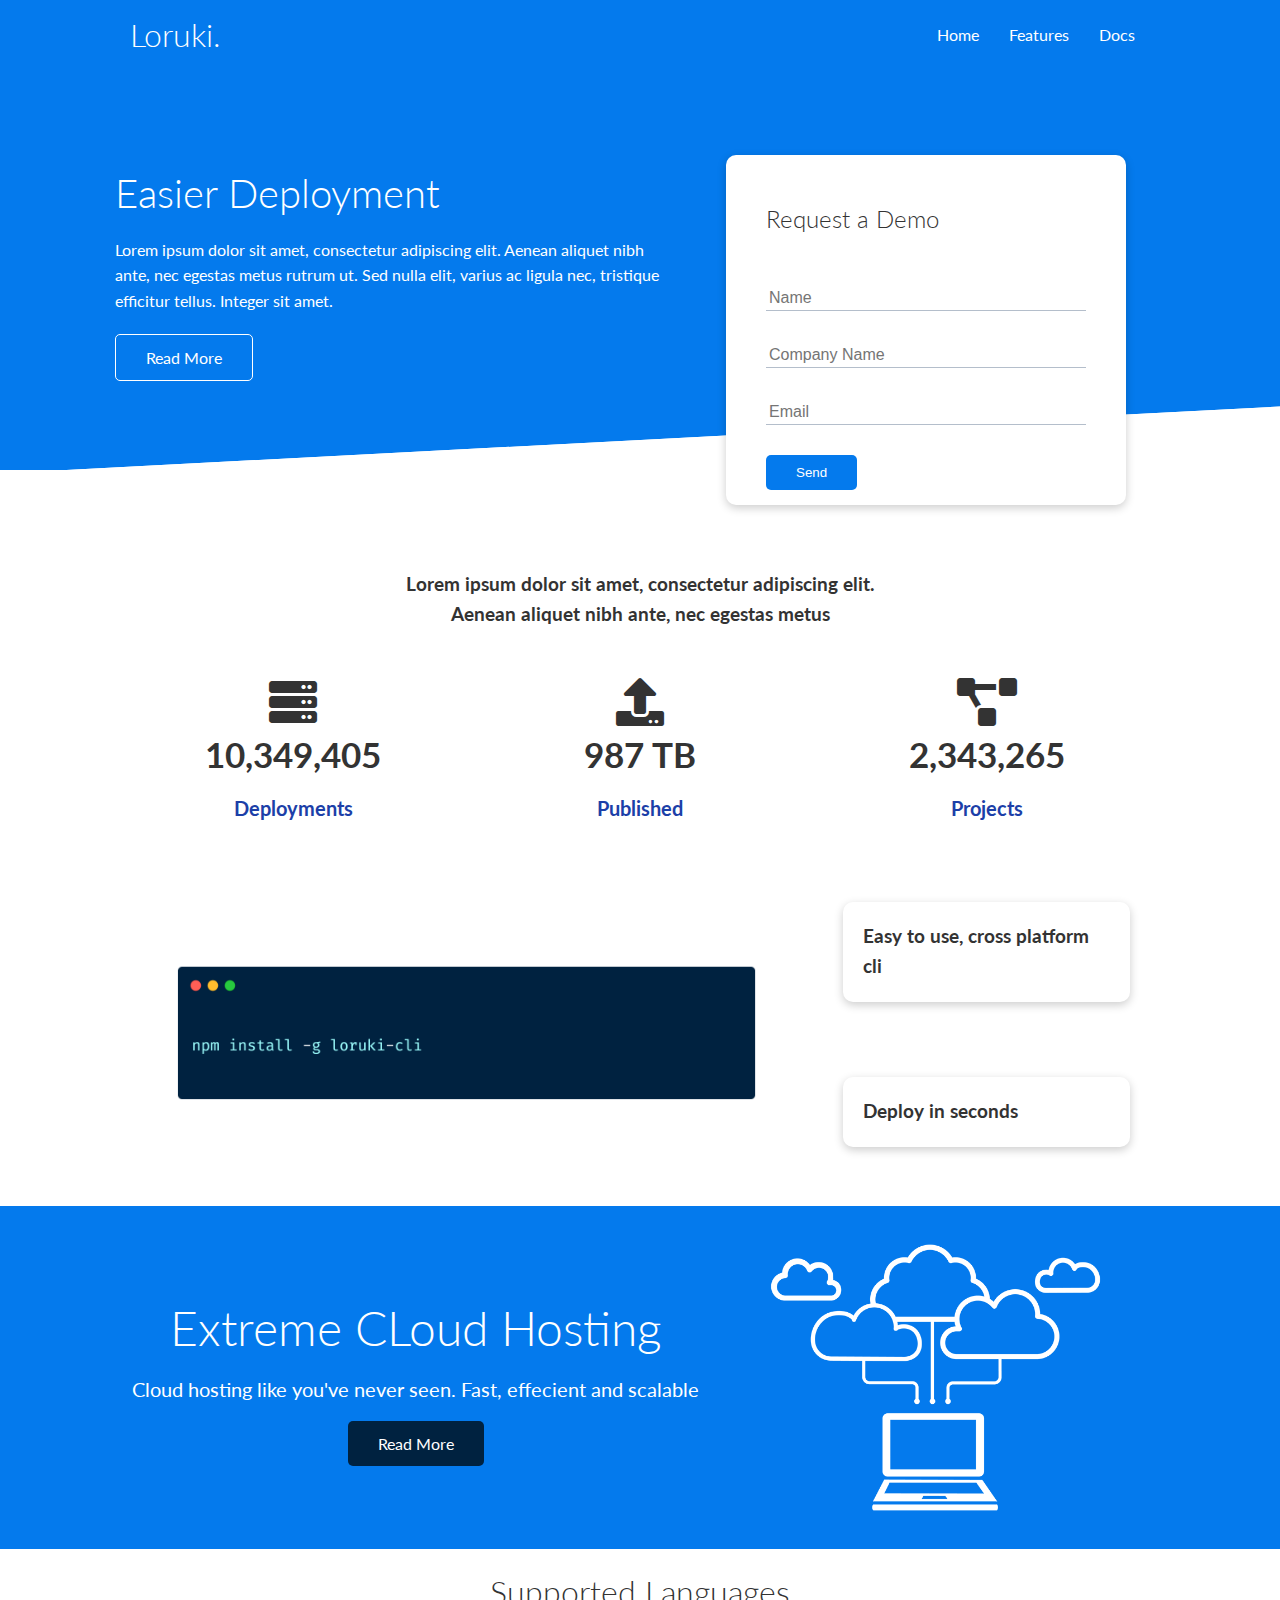
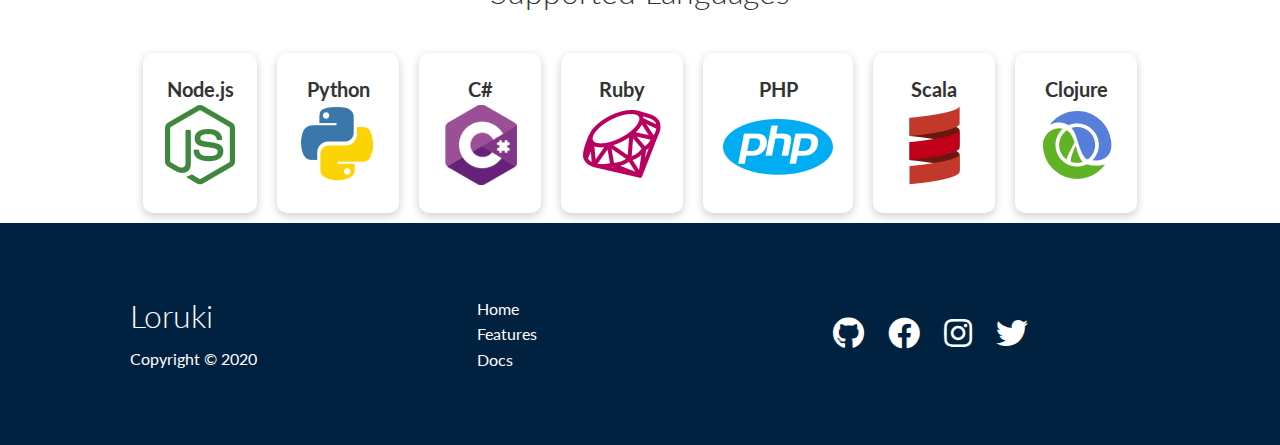
<file: index.html>
<!DOCTYPE html>
<html lang="en">
  <head>
    <meta charset="UTF-8" />
    <meta http-equiv="X-UA-Compatible" content="IE=edge" />
    <meta name="viewport" content="width=device-width, initial-scale=1.0" />
    <!-- font awesome -->
    <link
      rel="stylesheet"
      href="https://cdnjs.cloudflare.com/ajax/libs/font-awesome/5.15.4/css/all.min.css"
      integrity="sha512-1ycn6IcaQQ40/MKBW2W4Rhis/DbILU74C1vSrLJxCq57o941Ym01SwNsOMqvEBFlcgUa6xLiPY/NS5R+E6ztJQ=="
      crossorigin="anonymous"
      referrerpolicy="no-referrer"
    />

    <!-- css -->
    <link rel="stylesheet" href="css/utilities.css" />
    <link rel="stylesheet" href="css/style.css" />

    <title>Loruki | Cloud Hosting for Everyone</title>
  </head>
  <body>
    <!-- Navbar -->
    <div class="navbar">
      <div class="container flex">
        <h1 class="logo">Loruki.</h1>
        <nav>
          <ul>
            <li><a href="index.html">Home</a></li>
            <li><a href="features.html">Features</a></li>
            <li><a href="docs.html">Docs</a></li>
          </ul>
        </nav>
      </div>
    </div>

    <!-- Showcase -->
    <section class="showcase">
      <div class="container grid">
        <div class="showcase-text">
          <h1>Easier Deployment</h1>
          <p>
            Lorem ipsum dolor sit amet, consectetur adipiscing elit. Aenean
            aliquet nibh ante, nec egestas metus rutrum ut. Sed nulla elit,
            varius ac ligula nec, tristique efficitur tellus. Integer sit amet.
          </p>
          <a href="features.html" class="btn btn-outline">Read More</a>
        </div>
        <div class="showcase-form card">
          <h2>Request a Demo</h2>
          <!-- Netlify commands for form -->
          <form
            name="contact"
            method="POST"
            netlify-honeypot="bot-field"
            data-netlify="true"
          >
            <!-- Hidden Input from netlify -->
            <input type="hidden" name="form-name" value="contact" />
            <p class="hidden">
              <label
                >Don’t fill this out if you’re human: <input name="bot-field"
              /></label>
            </p>
            <div class="form-control">
              <input type="text" name="name" placeholder="Name" required />
            </div>
            <div class="form-control">
              <input
                type="text"
                name="company"
                placeholder="Company Name"
                required
              />
            </div>
            <div class="form-control">
              <input type="email" name="email" placeholder="Email" required />
            </div>
            <input type="submit" value="Send" class="btn btn-primary" />
          </form>
        </div>
      </div>
    </section>

    <!-- Stats -->
    <section class="stats">
      <div class="container">
        <h3 class="stats-heading text-center my-1">
          <!--margins:my for y axis, mx for x axis, m for around -->
          Lorem ipsum dolor sit amet, consectetur adipiscing elit. Aenean
          aliquet nibh ante, nec egestas metus
        </h3>
        <div class="grid grid-3 text-center my-4">
          <div>
            <i class="fas fa-server fa-3x"></i>
            <h3>10,349,405</h3>
            <p class="text-secondary">Deployments</p>
          </div>
          <div>
            <i class="fas fa-upload fa-3x"></i>
            <h3>987 TB</h3>
            <p class="text-secondary">Published</p>
          </div>
          <div>
            <i class="fas fa-project-diagram fa-3x"></i>
            <h3>2,343,265</h3>
            <p class="text-secondary">Projects</p>
          </div>
        </div>
      </div>
    </section>

    <!-- CLI -->
    <section class="cli">
      <div class="container grid">
        <img src="images/cli.png" alt="" />
        <div class="card">
          <h3>Easy to use, cross platform cli</h3>
        </div>
        <div class="card">
          <h3>Deploy in seconds</h3>
        </div>
      </div>
    </section>

    <!-- Cloud -->
    <section class="cloud bg-primary my-2 py-2">
      <div class="container grid">
        <div class="text-center">
          <h2 class="lg">Extreme CLoud Hosting</h2>
          <p class="lead my-1">
            Cloud hosting like you've never seen. Fast, effecient and scalable
          </p>
          <a href="features.html" class="btn btn-dark">Read More</a>
        </div>
        <img src="images/cloud.png" alt="" />
      </div>
    </section>

    <!-- Languages -->
    <section class="languages">
      <h2 class="md text-center my-2">Supported Languages</h2>
      <div class="containter flex">
        <div class="card">
          <h4>Node.js</h4>
          <img src="images/logos/node.png" alt="" />
        </div>
        <div class="card">
          <h4>Python</h4>
          <img src="images/logos/python.png" alt="" />
        </div>
        <div class="card">
          <h4>C#</h4>
          <img src="images/logos/csharp.png" alt="" />
        </div>
        <div class="card">
          <h4>Ruby</h4>
          <img src="images/logos/ruby.png" alt="" />
        </div>
        <div class="card">
          <h4>PHP</h4>
          <img src="images/logos/php.png" alt="" />
        </div>
        <div class="card">
          <h4>Scala</h4>
          <img src="images/logos/scala.png" alt="" />
        </div>
        <div class="card">
          <h4>Clojure</h4>
          <img src="images/logos/clojure.png" alt="" />
        </div>
      </div>
    </section>

    <!-- Footer -->
    <footer class="footer bg-dark py-5">
      <div class="container grid grid-3">
        <div>
          <h1>Loruki</h1>
          <p>Copyright &copy; 2020</p>
        </div>
        <nav>
          <ul>
            <li><a href="index.html">Home</a></li>
            <li><a href="features.html">Features</a></li>
            <li><a href="docs.html">Docs</a></li>
          </ul>
        </nav>
        <div class="social">
          <a href="#"><i class="fab fa-github fa-2x"></i></a>
          <a href="#"><i class="fab fa-facebook fa-2x"></i></a>
          <a href="#"><i class="fab fa-instagram fa-2x"></i></a>
          <a href="#"><i class="fab fa-twitter fa-2x"></i></a>
        </div>
      </div>
    </footer>
  </body>
</html>
</file>
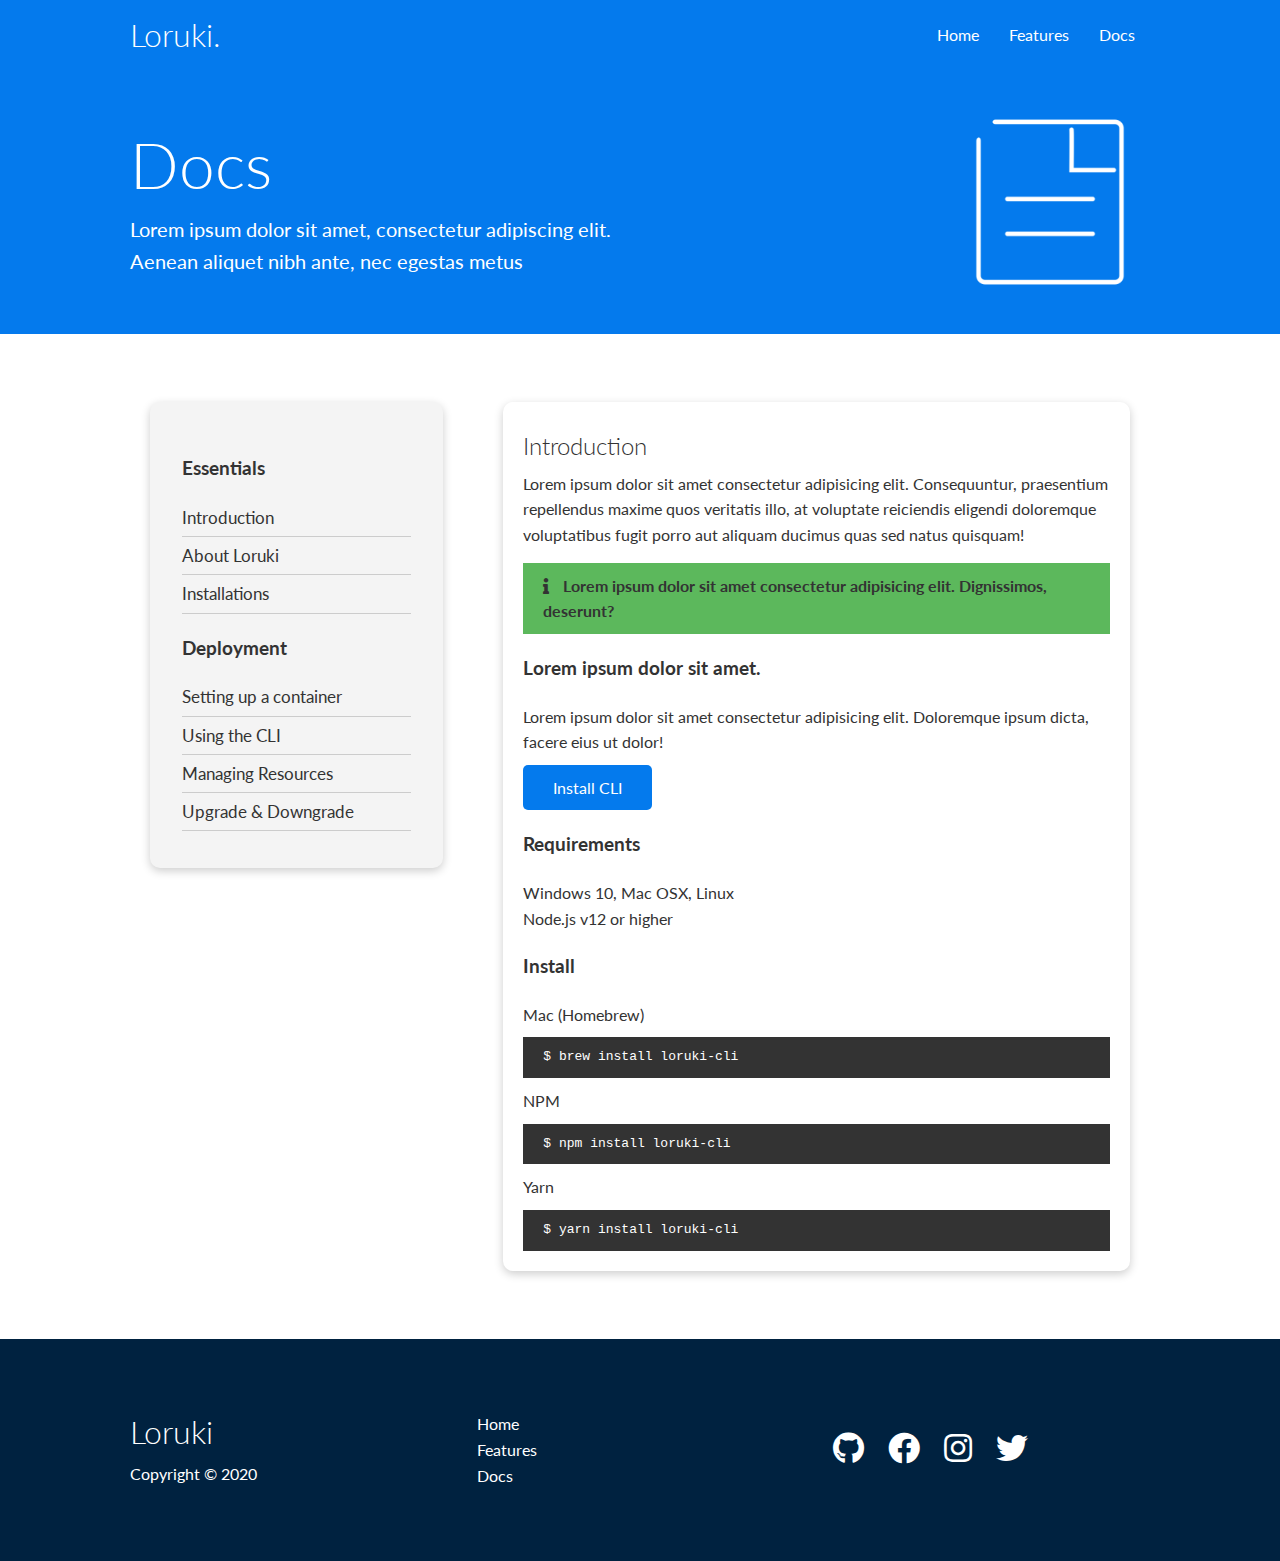
<file: docs.html>
<!DOCTYPE html>
<html lang="en">
  <head>
    <meta charset="UTF-8" />
    <meta http-equiv="X-UA-Compatible" content="IE=edge" />
    <meta name="viewport" content="width=device-width, initial-scale=1.0" />
    <!-- font awesome -->
    <link
      rel="stylesheet"
      href="https://cdnjs.cloudflare.com/ajax/libs/font-awesome/5.15.4/css/all.min.css"
      integrity="sha512-1ycn6IcaQQ40/MKBW2W4Rhis/DbILU74C1vSrLJxCq57o941Ym01SwNsOMqvEBFlcgUa6xLiPY/NS5R+E6ztJQ=="
      crossorigin="anonymous"
      referrerpolicy="no-referrer"
    />

    <!-- css -->
    <link rel="stylesheet" href="css/utilities.css" />
    <link rel="stylesheet" href="css/style.css" />

    <title>Loruki | Cloud Hosting for Everyone</title>
  </head>
  <body>
    <!-- Navbar -->
    <div class="navbar">
      <div class="container flex">
        <h1 class="logo">Loruki.</h1>
        <nav>
          <ul>
            <li><a href="index.html">Home</a></li>
            <li><a href="features.html">Features</a></li>
            <li><a href="docs.html">Docs</a></li>
          </ul>
        </nav>
      </div>
    </div>

    <!-- Head Area -->
    <section class="docs-head bg-primary py-3">
      <div class="container grid">
        <div>
          <h1 class="xl">Docs</h1>
          <p class="lead">
            Lorem ipsum dolor sit amet, consectetur adipiscing elit. Aenean
            aliquet nibh ante, nec egestas metus
          </p>
        </div>
        <img src="images/docs.png" alt="" />
      </div>
    </section>

    <!-- Docs Main -->
    <section class="docs-main my-4">
      <div class="container grid">
        <div class="card bg-light p-3">
          <h3 class="my-2">Essentials</h3>
          <nav>
            <ul>
              <li><a href="#">Introduction</a></li>
              <li><a href="#">About Loruki</a></li>
              <li><a href="#">Installations</a></li>
            </ul>
          </nav>
          <h3 class="my-2">Deployment</h3>
          <nav>
            <ul>
              <li><a href="#">Setting up a container</a></li>
              <li><a href="#">Using the CLI</a></li>
              <li><a href="#">Managing Resources</a></li>
              <li><a href="#">Upgrade & Downgrade</a></li>
            </ul>
          </nav>
        </div>
        <div class="card">
          <h2>Introduction</h2>
          <p>
            Lorem ipsum dolor sit amet consectetur adipisicing elit.
            Consequuntur, praesentium repellendus maxime quos veritatis illo, at
            voluptate reiciendis eligendi doloremque voluptatibus fugit porro
            aut aliquam ducimus quas sed natus quisquam!
          </p>
          <div class="alert alert-success">
            <i class="fas fa-info"> </i>
            Lorem ipsum dolor sit amet consectetur adipisicing elit.
            Dignissimos, deserunt?
          </div>
          <h3>Lorem ipsum dolor sit amet.</h3>
          <p>
            Lorem ipsum dolor sit amet consectetur adipisicing elit. Doloremque
            ipsum dicta, facere eius ut dolor!
          </p>
          <a href="#" class="btn btn-primary">Install CLI</a>

          <h3>Requirements</h3>
          <ul>
            <li>Windows 10, Mac OSX, Linux</li>
            <li>Node.js v12 or higher</li>
          </ul>

          <h3>Install</h3>
          <p>Mac (Homebrew)</p>
          <pre><code>$ brew install loruki-cli</code></pre>
          <p>NPM</p>
          <pre><code>$ npm install loruki-cli</code></pre>
          <p>Yarn</p>
          <pre><code>$ yarn install loruki-cli</code></pre>
        </div>
      </div>
    </section>
    <!-- Footer -->
    <footer class="footer bg-dark py-5">
      <div class="container grid grid-3">
        <div>
          <h1>Loruki</h1>
          <p>Copyright &copy; 2020</p>
        </div>
        <nav>
          <ul>
            <li><a href="index.html">Home</a></li>
            <li><a href="features.html">Features</a></li>
            <li><a href="docs.html">Docs</a></li>
          </ul>
        </nav>
        <div class="social">
          <a href="#"><i class="fab fa-github fa-2x"></i></a>
          <a href="#"><i class="fab fa-facebook fa-2x"></i></a>
          <a href="#"><i class="fab fa-instagram fa-2x"></i></a>
          <a href="#"><i class="fab fa-twitter fa-2x"></i></a>
        </div>
      </div>
    </footer>
  </body>
</html>
</file>
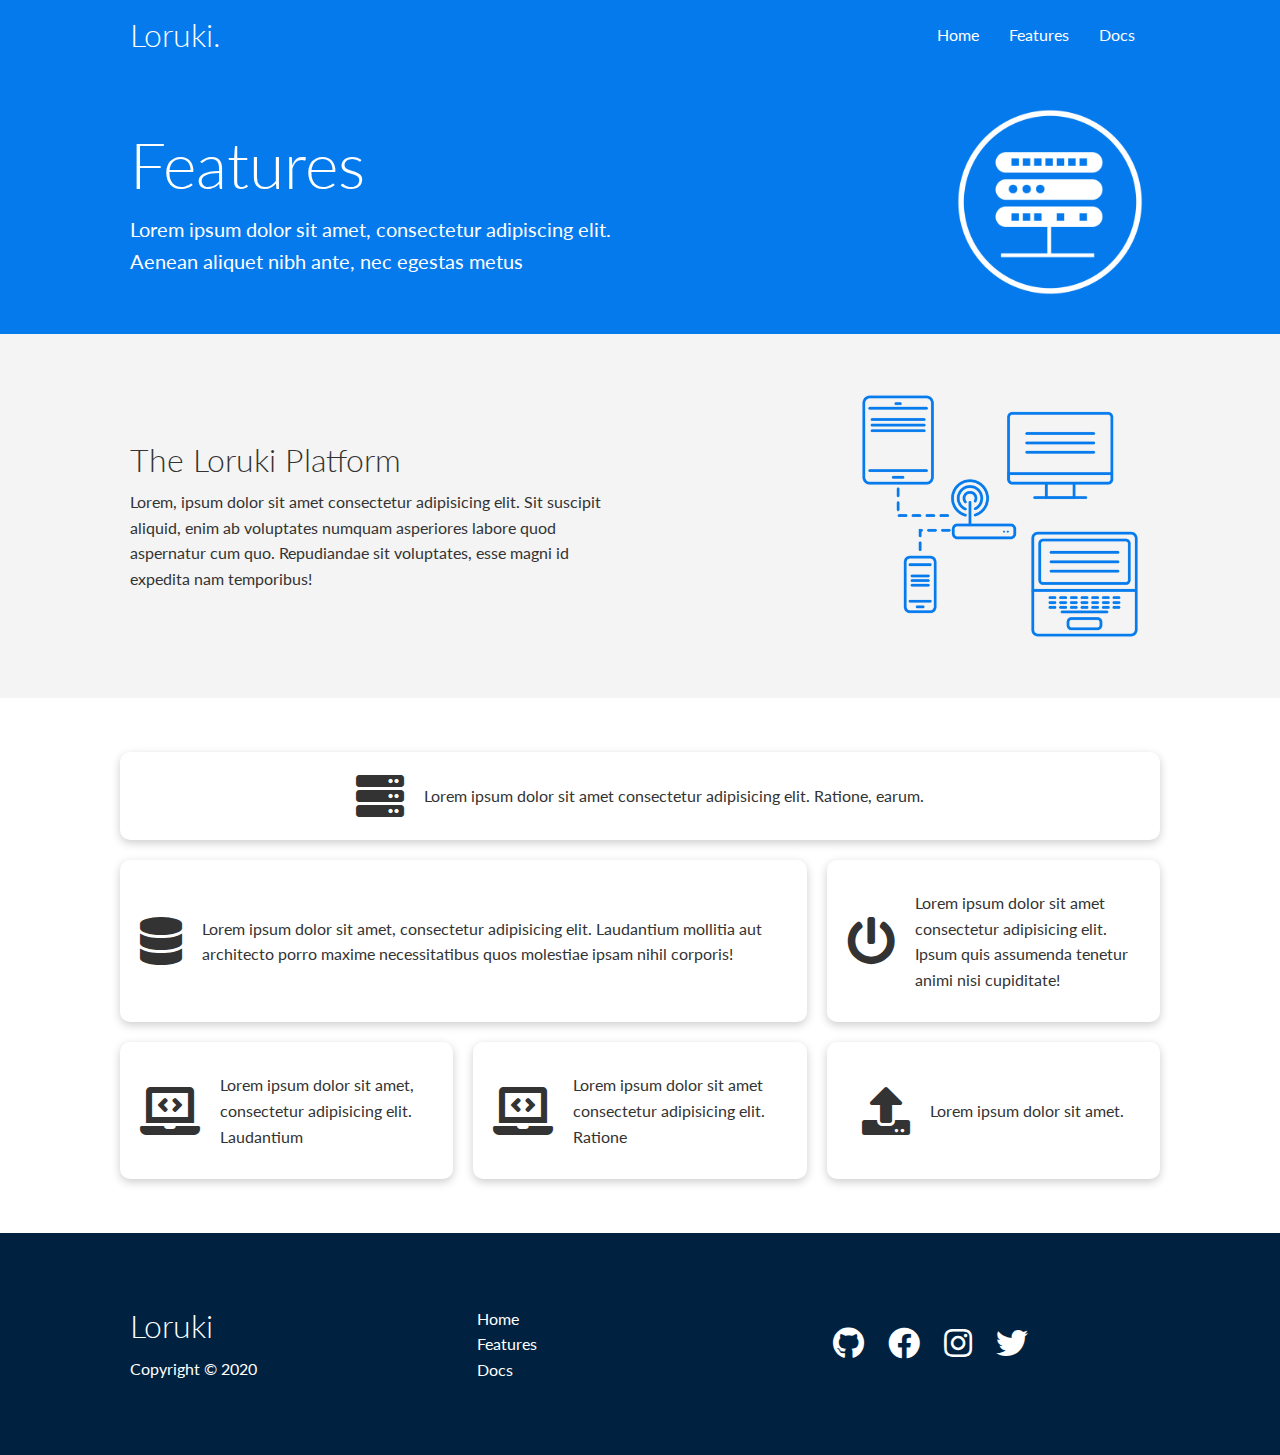
<file: features.html>
<!DOCTYPE html>
<html lang="en">
  <head>
    <meta charset="UTF-8" />
    <meta http-equiv="X-UA-Compatible" content="IE=edge" />
    <meta name="viewport" content="width=device-width, initial-scale=1.0" />
    <!-- font awesome -->
    <link
      rel="stylesheet"
      href="https://cdnjs.cloudflare.com/ajax/libs/font-awesome/5.15.4/css/all.min.css"
      integrity="sha512-1ycn6IcaQQ40/MKBW2W4Rhis/DbILU74C1vSrLJxCq57o941Ym01SwNsOMqvEBFlcgUa6xLiPY/NS5R+E6ztJQ=="
      crossorigin="anonymous"
      referrerpolicy="no-referrer"
    />

    <!-- css -->
    <link rel="stylesheet" href="css/utilities.css" />
    <link rel="stylesheet" href="css/style.css" />

    <title>Loruki | Cloud Hosting for Everyone</title>
  </head>
  <body>
    <!-- Navbar -->
    <div class="navbar">
      <div class="container flex">
        <h1 class="logo">Loruki.</h1>
        <nav>
          <ul>
            <li><a href="index.html">Home</a></li>
            <li><a href="features.html">Features</a></li>
            <li><a href="docs.html">Docs</a></li>
          </ul>
        </nav>
      </div>
    </div>

    <!-- Head Area -->
    <section class="features-head bg-primary py-3">
      <div class="container grid">
        <div>
          <h1 class="xl">Features</h1>
          <p class="lead">
            Lorem ipsum dolor sit amet, consectetur adipiscing elit. Aenean
            aliquet nibh ante, nec egestas metus
          </p>
        </div>
        <img src="images/server.png" alt="" />
      </div>
    </section>

    <!-- Sub head -->

    <section class="features-sub-head bg-light py-3">
      <div class="container grid">
        <div>
          <h1 class="md">The Loruki Platform</h1>
          <p>
            Lorem, ipsum dolor sit amet consectetur adipisicing elit. Sit
            suscipit aliquid, enim ab voluptates numquam asperiores labore quod
            aspernatur cum quo. Repudiandae sit voluptates, esse magni id
            expedita nam temporibus!
          </p>
        </div>
        <img src="images/server2.png" alt="" />
      </div>
    </section>

    <section class="features-main my-2">
      <div class="container grid grid-3">
        <div class="card flex">
          <i class="fas fa-server fa-3x"></i>
          <p>
            Lorem ipsum dolor sit amet consectetur adipisicing elit. Ratione,
            earum.
          </p>
        </div>
        <div class="card flex">
          <i class="fas fa-database fa-3x"></i>
          <p>
            Lorem ipsum dolor sit amet, consectetur adipisicing elit. Laudantium
            mollitia aut architecto porro maxime necessitatibus quos molestiae
            ipsam nihil corporis!
          </p>
        </div>
        <div class="card flex">
          <i class="fas fa-power-off fa-3x"></i>
          <p>
            Lorem ipsum dolor sit amet consectetur adipisicing elit. Ipsum quis
            assumenda tenetur animi nisi cupiditate!
          </p>
        </div>
        <div class="card flex">
          <i class="fas fa-laptop-code fa-3x"></i>
          <p>
            Lorem ipsum dolor sit amet, consectetur adipisicing elit. Laudantium
          </p>
        </div>
        <div class="card flex">
          <i class="fas fa-laptop-code fa-3x"></i>
          <p>
            Lorem ipsum dolor sit amet consectetur adipisicing elit. Ratione
          </p>
        </div>
        <div class="card flex">
          <i class="fas fa-upload fa-3x"></i>
          <p>Lorem ipsum dolor sit amet.</p>
        </div>
      </div>
    </section>

    <!-- Footer -->
    <footer class="footer bg-dark py-5">
      <div class="container grid grid-3">
        <div>
          <h1>Loruki</h1>
          <p>Copyright &copy; 2020</p>
        </div>
        <nav>
          <ul>
            <li><a href="index.html">Home</a></li>
            <li><a href="features.html">Features</a></li>
            <li><a href="docs.html">Docs</a></li>
          </ul>
        </nav>
        <div class="social">
          <a href="#"><i class="fab fa-github fa-2x"></i></a>
          <a href="#"><i class="fab fa-facebook fa-2x"></i></a>
          <a href="#"><i class="fab fa-instagram fa-2x"></i></a>
          <a href="#"><i class="fab fa-twitter fa-2x"></i></a>
        </div>
      </div>
    </footer>
  </body>
</html>
</file>
<file: css/utilities.css>
/* Utilities */
.container {
  max-width: 1100px;
  margin: 0 auto;
  overflow: auto; /* remove the white section on the top of navbar */
  padding: 0 40px;
}

.card {
  background-color: #fff;
  color: #333;
  border-radius: 10px;
  box-shadow: 0 3px 10px rgba(0, 0, 0, 0.2); /*0.2 is the shadow blur adjustment*/
  padding: 20px;
  margin: 20px;
}

.btn {
  display: inline-block;
  padding: 10px 30px;
  cursor: pointer;
  background: var(--primary-color);
  color: #fff;
  border: none;
  border-radius: 5px;
}

.btn-outline {
  background-color: transparent;
  border: 1px #fff solid;
}

.btn:hover {
  transform: scale(0.95);
}

/* Backgrounds & colored buttons */
.bg-primary,
.btn-primary {
  background-color: var(--primary-color);
  color: #fff;
}
.bg-secondary,
.btn-secondary {
  background-color: var(--secondary-color);
  color: #fff;
}
.bg-dark,
.btn-dark {
  background-color: var(--dark-color);
  color: #fff;
}
.bg-light,
.btn-light {
  background-color: var(--light-color);
  color: #333;
}

/* Text Colors */
.text-primary {
  color: var(--primary-color);
}
.text-secondary {
  color: var(--secondary-color);
}
.text-dark {
  color: var(--dark-color);
}
.text-light {
  color: var(--light-color);
}

/* Make the Link and Social Icons to color white */
.bg-primary a,
.btn-primary a,
.bg-secondary a,
.btn-secondary a,
.bg-dark a,
.btn-dark a {
  color: #fff;
}

/* Text sizes */
.lead {
  font-size: 20px;
}

.sm {
  font-size: 1rem;
}

.md {
  font-size: 2rem;
}

.lg {
  font-size: 3rem;
}

.xl {
  font-size: 4rem;
}

.text-center {
  text-align: center;
}

/* Alert */
.alert {
  background-color: var(--light-color);
  padding: 10px 20px;
  font-weight: bold;
  margin: 15px 0;
}

.alert i {
  margin-right: 10px;
}

.alert-success {
  background-color: var(--success-color);
}

.alert-alert {
  background-color: var(--error-color);
}

.flex {
  display: flex;
  justify-content: center;
  align-items: center;
  height: 100%;
}

.grid {
  display: grid;
  grid-template-columns: repeat(2, 1fr); /*fractions*/
  gap: 20px;
  justify-content: center;
  align-items: center;
  height: 100%;
}

.grid-3 {
  grid-template-columns: repeat(3, 1fr);
}

/* Margin */
/* Margin for Y axis */
.my-1 {
  margin: 1rem 0;
}
.my-2 {
  margin: 1.5rem 0;
}
.my-3 {
  margin: 2rem 0;
}
.my-4 {
  margin: 3rem 0;
}
.my-5 {
  margin: 4rem 0;
}

/* Margin Around */
.m-1 {
  margin: 1rem;
}
.m-2 {
  margin: 1.5rem;
}
.m-3 {
  margin: 2rem;
}
.m-4 {
  margin: 3rem;
}
.m-5 {
  margin: 4rem;
}

/* Padding */
/* Padding for Y axis */
.py-1 {
  padding: 1rem 0;
}
.py-2 {
  padding: 1.5rem 0;
}
.py-3 {
  padding: 2rem 0;
}
.py-4 {
  padding: 3rem 0;
}
.py-5 {
  padding: 4rem 0;
}

/* Padding Around */
.p-1 {
  padding: 1rem;
}
.p-2 {
  padding: 1.5rem;
}
.p-3 {
  padding: 2rem;
}
.p-4 {
  padding: 3rem;
}
.p-5 {
  padding: 4rem;
}
</file>
<file: css/style.css>
@import url("https://fonts.googleapis.com/css2?family=Lato:wght@300&display=swap");

:root {
  --primary-color: #047aed;
  --secondary-color: #1c3fa8;
  --dark-color: #002240;
  --light-color: #f4f4f4;
  --success-color: #5cb85c;
  --error-color: #d9534f;
}

/* Reset Commands */
* {
  box-sizing: border-box;
  padding: 0;
  margin: 0;
}

/* Default Website CSS */
body {
  font-family: "Lato", sans-serif;
  color: #333;
  line-height: 1.6;
}

ul {
  list-style-type: none;
}

a {
  text-decoration: none;
  color: #333;
}

h1,
h2 {
  font-weight: 300;
  line-height: 1.2;
  margin: 10px 0;
}

p {
  margin: 10px 0;
}

img {
  width: 100%;
}

code,
pre {
  background: #333;
  color: #fff;
  padding: 10px;
}

.hidden {
  visibility: hidden;
  height: 0;
}

/* NavBar Section */
.navbar {
  background-color: var(--primary-color);
  color: #fff;
  height: 70px;
}

.navbar ul {
  display: flex;
}

.navbar a {
  color: #fff;
  padding: 10px;
  margin: 0 5px;
}

.navbar a:hover {
  border-bottom: 2px #fff solid;
}

.navbar .flex {
  justify-content: space-between;
}

/* Showcase */
.showcase {
  height: 400px;
  background-color: var(--primary-color);
  color: #fff;
  position: relative;
}

.showcase h1 {
  font-size: 40px;
}

.showcase p {
  margin: 20px 0;
}

.showcase .grid {
  overflow: visible; /*make the box form visible all the way below*/
  grid-template-columns: 55% 45%;
  gap: 30px;
}

.showcase-text {
  animation: slideInFromLeft 1s ease-in;
}

.showcase-form {
  position: relative;
  top: 60px; /*can only be use with relative and absolute position*/
  height: 350px;
  width: 400px;
  padding: 40px;
  z-index: 100;
  animation: slideInFromRight 1s ease-in;
}

.showcase-form .form-control {
  margin: 30px 0;
}

/* showcase that targeted the input types 'text and email' */
.showcase-form input[type="text"],
.showcase-form input[type="email"] {
  border: 0;
  border-bottom: 1px solid #b4becb;
  width: 100%;
  padding: 3px;
  font-size: 16px;
}

.showcase-form input:focus {
  outline: none;
}

/* Commands for blue slant design) */
.showcase::before,
.showcase::after {
  content: "";
  position: absolute;
  height: 100px;
  bottom: -70px;
  right: 0;
  left: 0;
  background: #fff;
  transform: skewY(-3deg); /* slanting the item */
  -webkit-transform: skewY(-3deg); /* slanting the item */
  -moz-transform: skewY(-3deg); /* slanting the item */
  -ms-transform: skewY(-3deg); /* slanting the item */
}

/* Stats */
.stats {
  padding-top: 100px;
  /* animation: slideInFromBottom 1s ease-in; */
}

.stats-heading {
  max-width: 500px;
  margin: auto;
}

.stats .grid h3 {
  font-size: 35px;
}

.stats .grid p {
  font-size: 20px;
  font-weight: bold;
}

/* CLI */

.cli .grid {
  grid-template-columns: repeat(3, 1fr);
  grid-template-rows: repeat(2, 1fr);
}

/* first child is referring to img */
.cli .grid > *:first-child {
  grid-column: 1 / span 2;
  grid-row: 1 / span 2;
}

/* Cloud */
.cloud .grid {
  grid-template-columns: 4fr 3fr;
}

/* Languages */
.languages .flex {
  flex-wrap: wrap;
}

.languages .card {
  text-align: center;
  margin: 18px 10px 40px;
  transition: transform 0.2s ease-in;
}

.languages .card {
  font-size: 20px;
  margin-bottom: 10px;
}

.languages .card:hover {
  transform: translateY(-15px);
}

/* Features */
.features-head img,
.docs-head img {
  width: 200px;
  justify-self: flex-end;
}

.features-sub-head img {
  width: 300px;
  justify-self: flex-end;
}

.features-main .card > i {
  margin-right: 20px;
}

.features-main .card {
  margin: 0;
}

.features-main .grid {
  padding: 30px;
}

.features-main .grid > *:first-child {
  grid-column: 1 / span 3;
}

.features-main .grid > *:nth-child(2) {
  grid-column: 1 / span 2;
}

/* Docs */
.docs-main h3 {
  margin: 20px 0;
}

.docs-main .grid {
  grid-template-columns: 1fr 2fr;
  align-items: flex-start;
}

.docs-main nav li {
  font-size: 17px;
  padding-bottom: 5px;
  margin-bottom: 5px;
  border-bottom: 1px #ccc solid;
}

.docs-main a:hover {
  font-weight: bold;
}

/* Footer */
.footer .social a {
  margin: 0 10px;
}

/* Animations */
@keyframes slideInFromLeft {
  0% {
    transform: translateX(-100%);
  }
  100% {
    transform: translateX(0);
  }
}

@keyframes slideInFromRight {
  0% {
    transform: translateX(100%);
  }
  100% {
    transform: translateX(0);
  }
}

@keyframes slideInFromTop {
  0% {
    transform: translateY(-100%);
  }
  100% {
    transform: translateY(0);
  }
}

@keyframes slideInFromBottom {
  0% {
    transform: translateY(100%);
  }
  100% {
    transform: translateY(0);
  }
}

/* Tablets and under */
@media (max-width: 768px) {
  .grid,
  .showcase .grid,
  .stats .grid,
  .cli .grid,
  .cloud .grid,
  .features-main .grid,
  .docs-main .grid {
    grid-template-columns: 1fr;
    grid-template-rows: 1fr;
  }

  .showcase {
    height: auto;
  }

  .showcase-text {
    text-align: center;
    margin-top: 40px;
    animation: slideInFromTop 1s ease-in;
  }

  .showcase-form {
    justify-self: center;
    margin: auto;
    animation: slideInFromBottom 1s ease-in;
  }

  .cli .grid > *:first-child {
    grid-column: 1;
    grid-row: 1;
  }

  .features-head,
  .features-sub-head,
  .docs-head {
    text-align: center;
  }

  .features-head img,
  .features-sub-head img,
  .docs-head img {
    justify-self: center;
  }

  .features-main .grid > *:first-child,
  .features-main .grid > *:nth-child(2) {
    grid-column: 1;
  }
}

/* Mobile */
@media (max-width: 500px) {
  .navbar {
    height: 110px;
  }

  .navbar .flex {
    flex-direction: column;
  }

  .navbar ul {
    padding: 10px;
    background-color: rgba(0, 0, 0, 0.1);
  }
}
</file>
